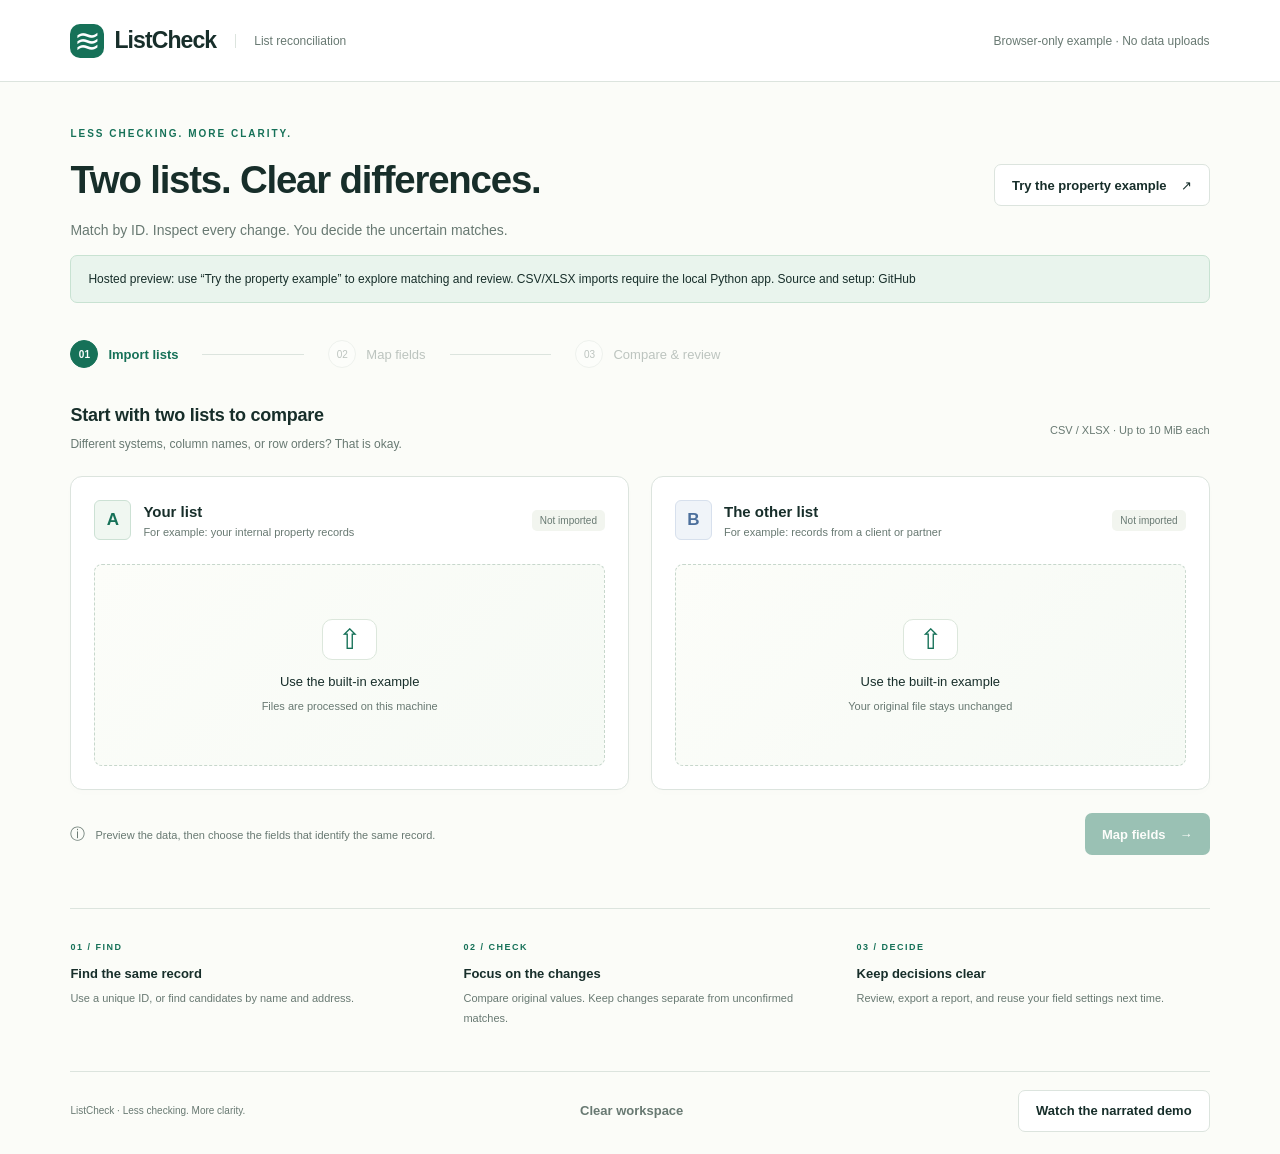
<file: docs/index.html>
<!doctype html>
<html lang="en">
<head><meta charset="utf-8"><meta name="viewport" content="width=device-width,initial-scale=1"><title>ListCheck · List reconciliation</title><meta name="description" content="Compare two business lists, inspect changes, and review uncertain matches."><link rel="stylesheet" href="./style.css"><script type="module" src="./app.mjs"></script><script type="module" src="./hosted.mjs"></script></head>
<body>
<header class="topbar"><a class="brand" href="./" aria-label="ListCheck home"><span class="brandmark">≋</span>ListCheck<span class="brand-sub">List reconciliation</span></a><div class="local-badge"><span></span>Local processing · No cloud uploads</div></header>
<main>
  <div class="workspace-head"><div><p class="eyebrow">LESS CHECKING. MORE CLARITY.</p><h1>Two lists. Clear differences.</h1><p class="lede">Match by ID. Inspect every change. You decide the uncertain matches.</p></div><button id="sample" class="button secondary">Try the property example <span aria-hidden="true">↗</span></button></div>
  <nav class="steps" aria-label="Reconciliation steps"><button id="step1" class="step active"><span>01</span>Import lists</button><span class="step-line"></span><button id="step2" class="step" disabled><span>02</span>Map fields</button><span class="step-line"></span><button id="step3" class="step" disabled><span>03</span>Compare & review</button></nav>
  <div id="notice" class="notice" role="status" aria-live="polite" hidden></div>
  <section id="import-section" aria-labelledby="import-title">
    <div class="section-title"><div><h2 id="import-title">Start with two lists to compare</h2><p>Different systems, column names, or row orders? That is okay.</p></div><span class="subtle">CSV / XLSX · Up to 10 MiB each</span></div>
    <div class="import-grid">
      <article class="upload-card"><div class="card-heading"><span class="file-tag">A</span><div><h3>Your list</h3><p>For example: your internal property records</p></div><span id="left-count" class="pill">Not imported</span></div><label class="dropzone" id="left-drop" tabindex="0"><input type="file" id="left-file" accept=".csv,.xlsx" class="sr-only"><span class="upload-icon" aria-hidden="true">⇧</span><strong id="left-name">Choose a file or drop it here</strong><span>Files are processed on this machine</span></label><div id="left-options" class="file-options" hidden><label>Worksheet<select id="left-sheet"></select></label><label>Header row<input id="left-header" type="number" min="1" max="100" value="1"></label><button id="left-reparse" class="button text">Read again</button></div><div id="left-preview" class="preview-wrap"></div></article>
      <article class="upload-card"><div class="card-heading"><span class="file-tag blue">B</span><div><h3>The other list</h3><p>For example: records from a client or partner</p></div><span id="right-count" class="pill">Not imported</span></div><label class="dropzone" id="right-drop" tabindex="0"><input type="file" id="right-file" accept=".csv,.xlsx" class="sr-only"><span class="upload-icon" aria-hidden="true">⇧</span><strong id="right-name">Choose a file or drop it here</strong><span>Your original file stays unchanged</span></label><div id="right-options" class="file-options" hidden><label>Worksheet<select id="right-sheet"></select></label><label>Header row<input id="right-header" type="number" min="1" max="100" value="1"></label><button id="right-reparse" class="button text">Read again</button></div><div id="right-preview" class="preview-wrap"></div></article>
    </div>
    <div class="import-footer"><p><span aria-hidden="true">ⓘ</span> Preview the data, then choose the fields that identify the same record.</p><button id="next" class="button primary" disabled>Map fields <span aria-hidden="true">→</span></button></div>
    <div class="how-it-works"><div><span>01 / FIND</span><h3>Find the same record</h3><p>Use a unique ID, or find candidates by name and address.</p></div><div><span>02 / CHECK</span><h3>Focus on the changes</h3><p>Compare original values. Keep changes separate from unconfirmed matches.</p></div><div><span>03 / DECIDE</span><h3>Keep decisions clear</h3><p>Review, export a report, and reuse your field settings next time.</p></div></div>
  </section>
  <section id="mapping-section" hidden aria-labelledby="mapping-title"><div class="section-title"><div><h2 id="mapping-title">Put both lists on the same page</h2><p>Confirm the mapping, then choose matching fields and the values to compare.</p></div><div><label class="button secondary recipe-label">Load field settings<input id="recipe-file" type="file" accept=".json" class="sr-only"></label></div></div><div class="mapping-box"><div class="table-scroll"><table class="mapping-table"><thead><tr><th>Field in A</th><th>Matching field in B</th><th>Find candidates</th><th>Compare changes</th></tr></thead><tbody id="mapping-body"></tbody></table></div><div class="settings"><label>Unique ID (optional)<select id="unique-key"><option value="">Do not use a unique ID</option></select><small>Auto-match only nonblank IDs that are unique in both lists. IDs are case-sensitive; outer spaces are ignored.</small></label><label>Candidate similarity threshold <span id="threshold-label">60%</span><input id="threshold" type="range" min="30" max="95" step="5" value="60"><small>Similarity comes from a character-based statistical model, not a correctness probability. You can also match manually.</small></label></div></div><div class="import-footer"><button id="back-import" class="button secondary">← Back to import</button><button id="run" class="button primary">Compare lists <span aria-hidden="true">→</span></button></div></section>
  <section id="results-section" hidden aria-labelledby="results-title"><div class="section-title"><div><h2 id="results-title">See the evidence. Make the call.</h2><p id="result-subtitle"></p></div><div class="actions"><button id="remap" class="button secondary">Edit mappings</button><button id="export-recipe" class="button secondary">Save settings</button><button id="export" class="button primary">Export report ↓</button></div></div><div id="warnings" class="warnings"></div><div class="metrics" id="metrics"></div><div class="result-workspace"><div class="records-panel"><div class="filters"><label class="sr-only" for="filter">Record type</label><select id="filter"><option value="all">All A records</option><option value="pending">Needs review</option><option value="changed">Changed</option><option value="same">Unchanged</option><option value="left-only">Confirmed: no counterpart in B</option><option value="right-only">B unlinked</option></select><label class="sr-only" for="search">Search records</label><input id="search" type="search" placeholder="Search name, ID, or address"></div><div class="table-scroll"><table class="records-table"><thead><tr><th>Record</th><th>Status</th><th>Evidence / changes</th><th></th></tr></thead><tbody id="records-body"></tbody></table></div><div class="pagination"><span id="page-info"></span><div><button id="prev-page" class="button text" aria-label="Previous page">←</button><button id="next-page" class="button text" aria-label="Next page">→</button></div></div></div><aside class="detail-panel" aria-labelledby="detail-title"><div id="detail"></div></aside></div><p class="export-note">Unlinked means no counterpart has been found or confirmed in these files. It does not prove an addition or deletion. Reports preserve unreviewed statuses and escape unsafe formula prefixes.</p></section>
  <footer><span>ListCheck · Less checking. More clarity.</span><button id="reset" class="button text">Clear workspace</button></footer>
</main>
<dialog id="reset-dialog"><h2>Clear this workspace?</h2><p>Imported data and review decisions will be cleared. Original files stay unchanged. Export any report you need first.</p><div class="actions"><button id="cancel-reset" class="button secondary">Keep working</button><button id="confirm-reset" class="button danger">Clear</button></div></dialog>
<dialog id="export-dialog"><h2>Some records still need review</h2><p id="export-message"></p><p>Unconfirmed candidates will not count as matches. The report labels them explicitly and escapes CSV formula prefixes.</p><div class="actions"><button id="cancel-export" class="button secondary">Continue reviewing</button><button id="confirm-export" class="button primary">Export current report</button></div></dialog>
</body></html>
</file>
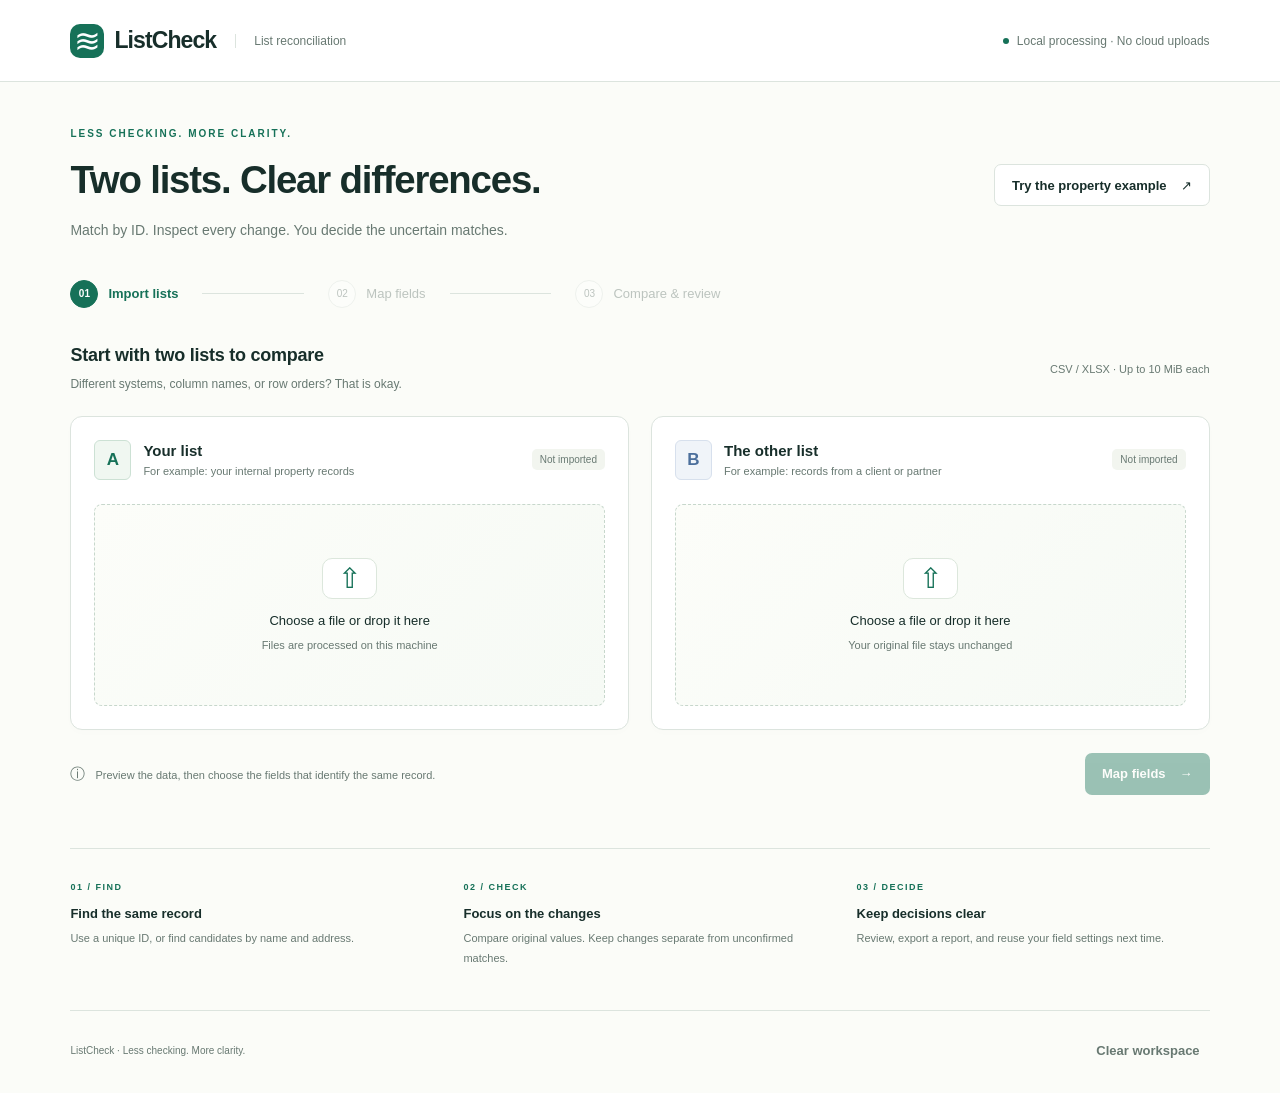
<file: web/index.html>
<!doctype html>
<html lang="en">
<head><meta charset="utf-8"><meta name="viewport" content="width=device-width,initial-scale=1"><title>ListCheck · List reconciliation</title><meta name="description" content="Compare two business lists, inspect changes, and review uncertain matches."><link rel="stylesheet" href="./style.css"><script type="module" src="./app.mjs"></script></head>
<body>
<header class="topbar"><a class="brand" href="/" aria-label="ListCheck home"><span class="brandmark">≋</span>ListCheck<span class="brand-sub">List reconciliation</span></a><div class="local-badge"><span></span>Local processing · No cloud uploads</div></header>
<main>
  <div class="workspace-head"><div><p class="eyebrow">LESS CHECKING. MORE CLARITY.</p><h1>Two lists. Clear differences.</h1><p class="lede">Match by ID. Inspect every change. You decide the uncertain matches.</p></div><button id="sample" class="button secondary">Try the property example <span aria-hidden="true">↗</span></button></div>
  <nav class="steps" aria-label="Reconciliation steps"><button id="step1" class="step active"><span>01</span>Import lists</button><span class="step-line"></span><button id="step2" class="step" disabled><span>02</span>Map fields</button><span class="step-line"></span><button id="step3" class="step" disabled><span>03</span>Compare & review</button></nav>
  <div id="notice" class="notice" role="status" aria-live="polite" hidden></div>
  <section id="import-section" aria-labelledby="import-title">
    <div class="section-title"><div><h2 id="import-title">Start with two lists to compare</h2><p>Different systems, column names, or row orders? That is okay.</p></div><span class="subtle">CSV / XLSX · Up to 10 MiB each</span></div>
    <div class="import-grid">
      <article class="upload-card"><div class="card-heading"><span class="file-tag">A</span><div><h3>Your list</h3><p>For example: your internal property records</p></div><span id="left-count" class="pill">Not imported</span></div><label class="dropzone" id="left-drop" tabindex="0"><input type="file" id="left-file" accept=".csv,.xlsx" class="sr-only"><span class="upload-icon" aria-hidden="true">⇧</span><strong id="left-name">Choose a file or drop it here</strong><span>Files are processed on this machine</span></label><div id="left-options" class="file-options" hidden><label>Worksheet<select id="left-sheet"></select></label><label>Header row<input id="left-header" type="number" min="1" max="100" value="1"></label><button id="left-reparse" class="button text">Read again</button></div><div id="left-preview" class="preview-wrap"></div></article>
      <article class="upload-card"><div class="card-heading"><span class="file-tag blue">B</span><div><h3>The other list</h3><p>For example: records from a client or partner</p></div><span id="right-count" class="pill">Not imported</span></div><label class="dropzone" id="right-drop" tabindex="0"><input type="file" id="right-file" accept=".csv,.xlsx" class="sr-only"><span class="upload-icon" aria-hidden="true">⇧</span><strong id="right-name">Choose a file or drop it here</strong><span>Your original file stays unchanged</span></label><div id="right-options" class="file-options" hidden><label>Worksheet<select id="right-sheet"></select></label><label>Header row<input id="right-header" type="number" min="1" max="100" value="1"></label><button id="right-reparse" class="button text">Read again</button></div><div id="right-preview" class="preview-wrap"></div></article>
    </div>
    <div class="import-footer"><p><span aria-hidden="true">ⓘ</span> Preview the data, then choose the fields that identify the same record.</p><button id="next" class="button primary" disabled>Map fields <span aria-hidden="true">→</span></button></div>
    <div class="how-it-works"><div><span>01 / FIND</span><h3>Find the same record</h3><p>Use a unique ID, or find candidates by name and address.</p></div><div><span>02 / CHECK</span><h3>Focus on the changes</h3><p>Compare original values. Keep changes separate from unconfirmed matches.</p></div><div><span>03 / DECIDE</span><h3>Keep decisions clear</h3><p>Review, export a report, and reuse your field settings next time.</p></div></div>
  </section>
  <section id="mapping-section" hidden aria-labelledby="mapping-title"><div class="section-title"><div><h2 id="mapping-title">Put both lists on the same page</h2><p>Confirm the mapping, then choose matching fields and the values to compare.</p></div><div><label class="button secondary recipe-label">Load field settings<input id="recipe-file" type="file" accept=".json" class="sr-only"></label></div></div><div class="mapping-box"><div class="table-scroll"><table class="mapping-table"><thead><tr><th>Field in A</th><th>Matching field in B</th><th>Find candidates</th><th>Compare changes</th></tr></thead><tbody id="mapping-body"></tbody></table></div><div class="settings"><label>Unique ID (optional)<select id="unique-key"><option value="">Do not use a unique ID</option></select><small>Auto-match only nonblank IDs that are unique in both lists. IDs are case-sensitive; outer spaces are ignored.</small></label><label>Candidate similarity threshold <span id="threshold-label">60%</span><input id="threshold" type="range" min="30" max="95" step="5" value="60"><small>Similarity comes from a character-based statistical model, not a correctness probability. You can also match manually.</small></label></div></div><div class="import-footer"><button id="back-import" class="button secondary">← Back to import</button><button id="run" class="button primary">Compare lists <span aria-hidden="true">→</span></button></div></section>
  <section id="results-section" hidden aria-labelledby="results-title"><div class="section-title"><div><h2 id="results-title">See the evidence. Make the call.</h2><p id="result-subtitle"></p></div><div class="actions"><button id="remap" class="button secondary">Edit mappings</button><button id="export-recipe" class="button secondary">Save settings</button><button id="export" class="button primary">Export report ↓</button></div></div><div id="warnings" class="warnings"></div><div class="metrics" id="metrics"></div><div class="result-workspace"><div class="records-panel"><div class="filters"><label class="sr-only" for="filter">Record type</label><select id="filter"><option value="all">All A records</option><option value="pending">Needs review</option><option value="changed">Changed</option><option value="same">Unchanged</option><option value="left-only">Confirmed: no counterpart in B</option><option value="right-only">B unlinked</option></select><label class="sr-only" for="search">Search records</label><input id="search" type="search" placeholder="Search name, ID, or address"></div><div class="table-scroll"><table class="records-table"><thead><tr><th>Record</th><th>Status</th><th>Evidence / changes</th><th></th></tr></thead><tbody id="records-body"></tbody></table></div><div class="pagination"><span id="page-info"></span><div><button id="prev-page" class="button text" aria-label="Previous page">←</button><button id="next-page" class="button text" aria-label="Next page">→</button></div></div></div><aside class="detail-panel" aria-labelledby="detail-title"><div id="detail"></div></aside></div><p class="export-note">Unlinked means no counterpart has been found or confirmed in these files. It does not prove an addition or deletion. Reports preserve unreviewed statuses and escape unsafe formula prefixes.</p></section>
  <footer><span>ListCheck · Less checking. More clarity.</span><button id="reset" class="button text">Clear workspace</button></footer>
</main>
<dialog id="reset-dialog"><h2>Clear this workspace?</h2><p>Imported data and review decisions will be cleared. Original files stay unchanged. Export any report you need first.</p><div class="actions"><button id="cancel-reset" class="button secondary">Keep working</button><button id="confirm-reset" class="button danger">Clear</button></div></dialog>
<dialog id="export-dialog"><h2>Some records still need review</h2><p id="export-message"></p><p>Unconfirmed candidates will not count as matches. The report labels them explicitly and escapes CSV formula prefixes.</p><div class="actions"><button id="cancel-export" class="button secondary">Continue reviewing</button><button id="confirm-export" class="button primary">Export current report</button></div></dialog>
</body></html>
</file>
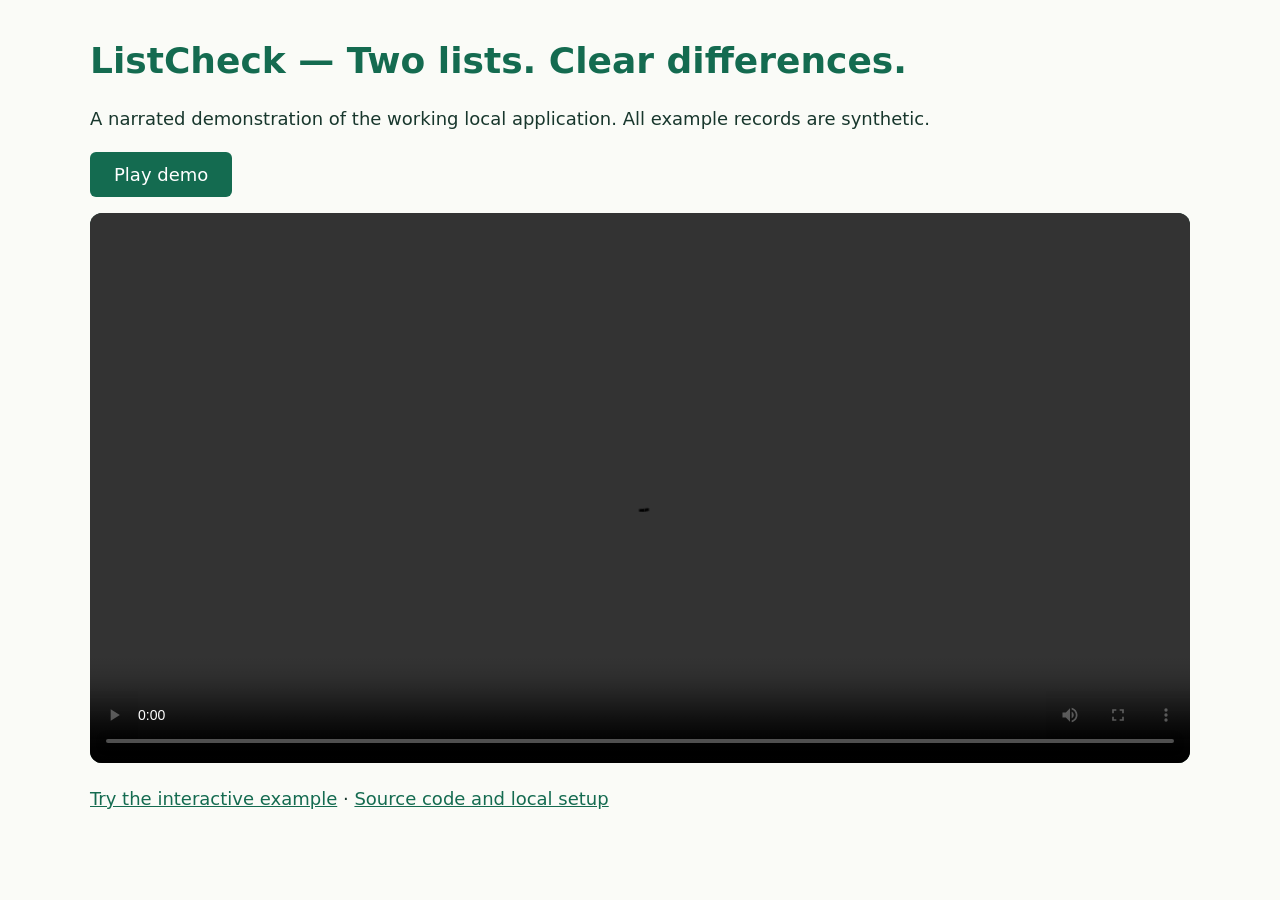
<file: docs/video.html>
<!doctype html><html lang="en"><head><meta charset="utf-8"><meta name="viewport" content="width=device-width,initial-scale=1"><title>ListCheck · Demo video</title><style>body{background:#fafbf7;color:#18372d;font:18px system-ui;margin:40px auto;max-width:1100px;padding:0 24px}h1{color:#146b50}video{width:100%;background:#123e32;border-radius:12px}a{color:#146b50}p{line-height:1.6}</style></head><body><h1>ListCheck — Two lists. Clear differences.</h1><p>A narrated demonstration of the working local application. All example records are synthetic.</p><button id="play" onclick="document.querySelector('video').play()" style="background:#146b50;color:white;border:0;border-radius:6px;padding:12px 24px;font:inherit;margin-bottom:16px">Play demo</button><video controls preload="metadata" src="listcheck-live-demo.mp4"></video><p><a href="./">Try the interactive example</a> · <a href="https://github.com/Georgefifth/listcheck-forgehacks-2026">Source code and local setup</a></p></body></html>
</file>
<file: docs/style.css>
:root{--ink:#172e2a;--muted:#687972;--green:#167158;--green-dark:#0b5741;--line:#dce4de;--paper:#fbfcf8;--mint:#e9f4ed;--amber:#996716;--blue:#4c6f9c;font-family:Inter,-apple-system,BlinkMacSystemFont,"Segoe UI","Noto Sans CJK SC","Microsoft YaHei",sans-serif;color:var(--ink);background:var(--paper);font-synthesis:none}*{box-sizing:border-box}body{margin:0}button,input,select{font:inherit}button,a,label.dropzone{touch-action:manipulation}button{cursor:pointer}button:disabled{cursor:not-allowed;opacity:.42}button:focus-visible,input:focus-visible,select:focus-visible,a:focus-visible,label:focus-visible{outline:3px solid #77b6a0;outline-offset:3px}button{border:0}a{color:inherit;text-decoration:none}[hidden]{display:none!important}.topbar{height:82px;padding:0 5.5%;border-bottom:1px solid var(--line);display:flex;align-items:center;justify-content:space-between;background:#fff}.brand{display:flex;align-items:center;gap:10px;font-size:23px;font-weight:750;letter-spacing:-.9px}.brandmark{display:grid;place-items:center;background:var(--green);color:#fff;border-radius:10px;width:34px;height:34px;font-size:32px;line-height:1}.brand-sub{font-size:12px;letter-spacing:0;font-weight:500;margin-left:9px;padding-left:18px;border-left:1px solid var(--line);color:var(--muted)}.local-badge{display:flex;align-items:center;gap:8px;font-size:12px;color:var(--muted)}.local-badge span{height:6px;width:6px;background:var(--green);border-radius:50%}main{max-width:1360px;margin:auto;padding:46px 5.5% 0}.workspace-head{display:flex;align-items:center;justify-content:space-between;gap:24px}.eyebrow{font-size:10px;color:var(--green);letter-spacing:2px;font-weight:700;margin:0 0 15px}h1{font-size:clamp(28px,3vw,40px);letter-spacing:-1.2px;line-height:1.35;margin:0 0 13px;font-weight:700}.lede{font-size:14px;color:var(--muted);line-height:1.7;margin:0}.button{display:inline-flex;align-items:center;justify-content:center;gap:14px;min-height:42px;padding:10px 17px;border-radius:7px;font-size:13px;font-weight:600;white-space:nowrap;transition:background .15s}.button.primary{background:var(--green);color:#fff}.button.primary:hover:not(:disabled){background:var(--green-dark)}.button.secondary{background:#fff;border:1px solid var(--line);color:var(--ink)}.button.secondary:hover:not(:disabled){background:#f0f4ed}.button.text{background:transparent;color:var(--muted);padding:8px 10px}.button.text:hover{color:var(--green);background:var(--mint)}.button.danger{background:#a7463c;color:#fff}.steps{display:flex;align-items:center;max-width:650px;margin:37px 0 37px}.step{display:flex;align-items:center;gap:10px;background:transparent;font-size:13px;color:var(--muted);white-space:nowrap;padding:0}.step span{display:grid;place-items:center;width:28px;height:28px;border:1px solid var(--line);border-radius:50%;font-size:10px;background:#fff}.step.active{color:var(--green);font-weight:700}.step.active span{color:#fff;background:var(--green);border-color:var(--green)}.step-line{flex:1;height:1px;background:var(--line);margin:0 24px}.section-title{display:flex;align-items:center;justify-content:space-between;gap:16px;margin-bottom:22px}.section-title h2{font-size:18px;font-weight:650;margin:0 0 9px;letter-spacing:-.25px}.section-title p{font-size:12px;color:var(--muted);margin:0;line-height:1.6}.subtle{font-size:11px;color:var(--muted)}.import-grid{display:grid;grid-template-columns:1fr 1fr;gap:22px}.upload-card{background:#fff;border:1px solid var(--line);border-radius:12px;padding:23px;min-width:0;box-shadow:0 3px 8px #18372e03}.card-heading{display:flex;gap:12px;align-items:center;margin-bottom:24px}.file-tag{display:grid;place-items:center;flex-shrink:0;width:37px;height:40px;border:1px solid #cce1d4;border-radius:6px;color:var(--green);background:#f0f7f1;font-size:17px;font-weight:650}.file-tag.blue{background:#f0f4f9;border-color:#d7e0ed;color:var(--blue)}h3{font-size:15px;margin:0 0 6px;font-weight:650}.card-heading p{font-size:11px;color:var(--muted);margin:0}.pill{margin-left:auto;font-size:10px;background:#f2f5ef;color:var(--muted);padding:5px 8px;border-radius:5px;white-space:nowrap}.dropzone{display:flex;align-items:center;justify-content:center;flex-direction:column;border:1px dashed #c7d7cc;border-radius:8px;min-height:202px;background:linear-gradient(135deg,#fcfdf9,#f6faf5);cursor:pointer;padding:22px;gap:11px;text-align:center}.dropzone:hover,.dropzone.drag{background:var(--mint);border-color:var(--green)}.dropzone strong{font-weight:500;font-size:13px;word-break:break-all}.dropzone>span:last-child{color:var(--muted);font-size:11px}.upload-icon{font-size:28px;color:var(--green);margin-bottom:3px;border:1px solid #dce7dc;border-radius:10px;padding:3px 15px;background:#fff}.sr-only{position:absolute;width:1px;height:1px;padding:0;margin:-1px;overflow:hidden;clip:rect(0,0,0,0);white-space:nowrap;border:0}.import-footer{display:flex;align-items:center;justify-content:space-between;margin-top:23px;gap:16px}.import-footer p{font-size:11px;color:var(--muted);line-height:1.7;margin:0}.import-footer p span{font-size:15px;margin-right:7px}.how-it-works{display:grid;grid-template-columns:repeat(3,1fr);gap:40px;margin-top:53px;border-top:1px solid var(--line);padding-top:27px}.how-it-works span{font-size:9px;letter-spacing:1.5px;color:var(--green);font-weight:700}.how-it-works h3{font-size:13px;margin:12px 0 8px}.how-it-works p{font-size:11px;color:var(--muted);line-height:1.8;margin:0}footer{display:flex;justify-content:space-between;align-items:center;border-top:1px solid var(--line);margin-top:42px;padding:18px 0 22px;color:var(--muted);font-size:10px}.notice{padding:13px 17px;background:var(--mint);border:1px solid #c8e2d2;border-radius:7px;font-size:12px;line-height:1.7;margin-bottom:20px}.notice.error{background:#fdf0eb;border-color:#ecc9bd;color:#9a4231}.file-options{display:flex;gap:12px;align-items:flex-end;padding-top:17px}.file-options label{display:flex;flex-direction:column;gap:6px;font-size:11px;flex:1;min-width:0}.file-options label:nth-child(2){max-width:65px}input,select{background:#fff;border:1px solid var(--line);border-radius:6px;color:var(--ink);font-size:12px;padding:10px;min-width:0}input[type=checkbox]{accent-color:var(--green);width:17px;height:17px;cursor:pointer}input[type=range]{padding:0;accent-color:var(--green);width:100%}.preview-wrap{max-width:100%;overflow:auto;margin-top:14px}.preview-wrap:empty{margin:0}table{width:100%;border-collapse:collapse;text-align:left;font-size:12px}th{font-size:10px;color:var(--muted);font-weight:600;background:#f7f9f4}th,td{padding:13px 16px;border-bottom:1px solid #e6ece6;line-height:1.55}td{vertical-align:top}.preview-wrap th,.preview-wrap td{padding:9px 10px;white-space:nowrap;font-size:10px}.preview-caption{font-size:10px;color:var(--muted);margin:10px 0 0}.table-scroll{overflow:auto}.mapping-box{border:1px solid var(--line);border-radius:10px;background:#fff;overflow:hidden}.mapping-table td{vertical-align:middle}.mapping-table select{width:100%;min-width:150px}.mapping-table th:nth-child(n+3),.mapping-table td:nth-child(n+3){text-align:center}.settings{border-top:1px solid var(--line);background:#f6f9f3;padding:24px;display:grid;grid-template-columns:1fr 1fr;gap:40px}.settings label{display:flex;flex-direction:column;gap:12px;font-size:12px;font-weight:600}.settings small{font-size:11px;color:var(--muted);font-weight:400;line-height:1.7}.settings #threshold-label{color:var(--green)}.recipe-label{cursor:pointer}.actions{display:flex;gap:8px;flex-wrap:wrap}.warnings{margin-bottom:18px}.warnings:empty{display:none}.warning{background:#fff6e5;border:1px solid #eedab2;padding:11px 14px;margin:7px 0;border-radius:6px;font-size:11px;color:#806324;line-height:1.7}.metrics{display:grid;grid-template-columns:repeat(5,1fr);gap:12px;margin:0 0 24px}.metric{background:#fff;border:1px solid var(--line);border-radius:9px;padding:17px 18px}.metric-label{display:block;font-size:11px;color:var(--muted);margin-bottom:11px}.metric-value{font-size:29px;letter-spacing:-1px;font-weight:650}.metric:last-child .metric-value{color:var(--blue)}.metric.review .metric-value{color:var(--amber)}.metric small{display:block;color:var(--muted);font-size:9px;margin-top:7px}.result-workspace{display:grid;grid-template-columns:minmax(0,1fr) 365px;gap:18px;align-items:start}.records-panel,.detail-panel{background:#fff;border:1px solid var(--line);border-radius:10px;min-width:0;overflow:hidden}.filters{padding:15px;display:flex;gap:10px;border-bottom:1px solid var(--line)}.filters select{max-width:170px}.filters input{flex:1;width:0}.records-table td{font-size:11px;padding:14px 15px}.record-title{font-size:12px;display:block;font-weight:600;margin-bottom:5px;max-width:210px;overflow:hidden;text-overflow:ellipsis;white-space:nowrap}.record-meta{color:var(--muted);font-size:10px}.record-row{cursor:pointer}.record-row:hover{background:#f8faf4}.record-row.selected{background:#eff7f0}.status{display:inline-block;padding:4px 7px;border-radius:5px;font-size:10px;white-space:nowrap;background:#f0f3ee;color:var(--muted)}.status.same{background:#eaf5ed;color:var(--green)}.status.changed{background:#eaf0fa;color:#4c6f9c}.status.review,.status.unresolved{background:#fff2d9;color:#936620}.status.left-only{background:#f3edf7;color:#80638f}.status.right-only{background:#eaf0fa;color:var(--blue)}.pagination{display:flex;justify-content:space-between;align-items:center;padding:7px 15px;font-size:10px;color:var(--muted)}.detail-panel{padding:22px;min-height:350px}.detail-topline{font-size:10px;color:var(--muted);letter-spacing:.5px;margin:0 0 12px}.detail-panel h3{font-size:18px;word-break:break-word;margin-bottom:10px}.detail-panel p{font-size:11px;color:var(--muted);line-height:1.8}.detail-empty{padding-top:44px;text-align:center}.detail-empty .big-icon{font-size:38px;color:#85aa94}.detail-empty h3{font-size:15px;margin-top:16px}.pair-card{border:1px solid var(--line);border-radius:8px;padding:14px;margin-top:14px}.pair-card strong{display:block;font-size:12px;word-break:break-word;margin:7px 0}.pair-head{display:flex;justify-content:space-between;align-items:center;font-size:10px;color:var(--muted)}.pair-head span:last-child{color:var(--green);font-weight:600}.pair-card .button{width:100%;margin-top:10px;min-height:35px;font-size:11px}.source-values{font-size:11px;line-height:1.8;border-bottom:1px solid var(--line);padding-bottom:14px;margin-bottom:14px}.value-line{display:grid;grid-template-columns:85px minmax(0,1fr);gap:10px;margin:5px 0}.value-line span:first-child{color:var(--muted);font-size:10px}.value-line span:last-child{word-break:break-word}.compare-field{padding:11px 0;border-bottom:1px solid var(--line)}.compare-field>strong{font-size:11px;display:block;margin-bottom:7px}.compare-field span{display:block;font-size:11px;line-height:1.8;overflow-wrap:anywhere}.compare-field.changed span:nth-child(2){background:#fdf0ec;color:#9b5038;padding:4px 7px;border-radius:4px;margin-bottom:4px}.compare-field.changed span:nth-child(3){background:#edf6ee;color:var(--green);padding:4px 7px;border-radius:4px}.detail-panel .full-width{width:100%;margin-top:14px}.manual-toggle{margin-top:16px;width:100%;font-size:11px}.manual-tools{margin-top:14px;display:flex;flex-direction:column;gap:9px}.manual-tools select{width:100%}.export-note{font-size:10px;line-height:1.8;color:var(--muted);margin-top:17px}dialog{border:1px solid var(--line);border-radius:12px;padding:28px;max-width:470px;width:calc(100% - 32px);color:var(--ink);box-shadow:0 20px 90px #172e2a33}dialog::backdrop{background:#172e2a66}dialog h2{font-size:18px;margin:0 0 15px}dialog p{font-size:13px;line-height:1.9;color:var(--muted)}dialog .actions{justify-content:flex-end;margin-top:24px}.empty-row td{text-align:center;padding:50px 15px;color:var(--muted)}
@media(min-width:1500px){main{padding-left:60px;padding-right:60px}}@media(max-width:1000px){.result-workspace{grid-template-columns:minmax(0,1fr) 320px}.section-title{align-items:flex-start}.section-title .actions{justify-content:flex-end}.metrics{gap:8px}.metric{padding:14px}.records-table th,.records-table td{padding:12px 9px}}@media(max-width:760px){.topbar{height:68px;padding:0 20px}.brand-sub{display:none}.local-badge{font-size:10px}main{padding:30px 20px 0}.workspace-head{align-items:flex-start;flex-direction:column;gap:20px}.steps{margin:30px 0}.step-line{margin:0 12px}.step{font-size:11px;gap:7px}.step span{width:25px;height:25px}.section-title{flex-direction:column;gap:10px}.import-grid{grid-template-columns:1fr;gap:15px}.upload-card{padding:18px}.dropzone{min-height:170px}.import-footer{align-items:flex-start}.import-footer p{max-width:58%}.how-it-works{gap:20px;margin-top:35px}.how-it-works p{font-size:10px}.settings{grid-template-columns:1fr;gap:25px;padding:20px}.mapping-table th,.mapping-table td{padding:11px 9px}.mapping-table th{white-space:nowrap}.metrics{grid-template-columns:repeat(3,1fr);gap:8px}.metric{padding:14px}.metric-value{font-size:24px}.result-workspace{grid-template-columns:1fr}.detail-panel{min-height:200px}.record-title{max-width:170px}.section-title .actions{justify-content:flex-start}.actions .button{font-size:11px;padding:9px 12px}footer{font-size:9px;gap:10px}.how-it-works{grid-template-columns:1fr}.how-it-works>div{display:grid;grid-template-columns:90px 1fr;gap:0 12px}.how-it-works h3{margin:0}.how-it-works p{grid-column:2}.filters{padding:12px}.filters select{max-width:135px}.records-table td{font-size:10px}.records-table td:nth-child(3){max-width:100px}}
@media(prefers-reduced-motion:reduce){*{scroll-behavior:auto!important;transition:none!important}}
</file>
<file: web/style.css>
:root{--ink:#172e2a;--muted:#687972;--green:#167158;--green-dark:#0b5741;--line:#dce4de;--paper:#fbfcf8;--mint:#e9f4ed;--amber:#996716;--blue:#4c6f9c;font-family:Inter,-apple-system,BlinkMacSystemFont,"Segoe UI","Noto Sans CJK SC","Microsoft YaHei",sans-serif;color:var(--ink);background:var(--paper);font-synthesis:none}*{box-sizing:border-box}body{margin:0}button,input,select{font:inherit}button,a,label.dropzone{touch-action:manipulation}button{cursor:pointer}button:disabled{cursor:not-allowed;opacity:.42}button:focus-visible,input:focus-visible,select:focus-visible,a:focus-visible,label:focus-visible{outline:3px solid #77b6a0;outline-offset:3px}button{border:0}a{color:inherit;text-decoration:none}[hidden]{display:none!important}.topbar{height:82px;padding:0 5.5%;border-bottom:1px solid var(--line);display:flex;align-items:center;justify-content:space-between;background:#fff}.brand{display:flex;align-items:center;gap:10px;font-size:23px;font-weight:750;letter-spacing:-.9px}.brandmark{display:grid;place-items:center;background:var(--green);color:#fff;border-radius:10px;width:34px;height:34px;font-size:32px;line-height:1}.brand-sub{font-size:12px;letter-spacing:0;font-weight:500;margin-left:9px;padding-left:18px;border-left:1px solid var(--line);color:var(--muted)}.local-badge{display:flex;align-items:center;gap:8px;font-size:12px;color:var(--muted)}.local-badge span{height:6px;width:6px;background:var(--green);border-radius:50%}main{max-width:1360px;margin:auto;padding:46px 5.5% 0}.workspace-head{display:flex;align-items:center;justify-content:space-between;gap:24px}.eyebrow{font-size:10px;color:var(--green);letter-spacing:2px;font-weight:700;margin:0 0 15px}h1{font-size:clamp(28px,3vw,40px);letter-spacing:-1.2px;line-height:1.35;margin:0 0 13px;font-weight:700}.lede{font-size:14px;color:var(--muted);line-height:1.7;margin:0}.button{display:inline-flex;align-items:center;justify-content:center;gap:14px;min-height:42px;padding:10px 17px;border-radius:7px;font-size:13px;font-weight:600;white-space:nowrap;transition:background .15s}.button.primary{background:var(--green);color:#fff}.button.primary:hover:not(:disabled){background:var(--green-dark)}.button.secondary{background:#fff;border:1px solid var(--line);color:var(--ink)}.button.secondary:hover:not(:disabled){background:#f0f4ed}.button.text{background:transparent;color:var(--muted);padding:8px 10px}.button.text:hover{color:var(--green);background:var(--mint)}.button.danger{background:#a7463c;color:#fff}.steps{display:flex;align-items:center;max-width:650px;margin:37px 0 37px}.step{display:flex;align-items:center;gap:10px;background:transparent;font-size:13px;color:var(--muted);white-space:nowrap;padding:0}.step span{display:grid;place-items:center;width:28px;height:28px;border:1px solid var(--line);border-radius:50%;font-size:10px;background:#fff}.step.active{color:var(--green);font-weight:700}.step.active span{color:#fff;background:var(--green);border-color:var(--green)}.step-line{flex:1;height:1px;background:var(--line);margin:0 24px}.section-title{display:flex;align-items:center;justify-content:space-between;gap:16px;margin-bottom:22px}.section-title h2{font-size:18px;font-weight:650;margin:0 0 9px;letter-spacing:-.25px}.section-title p{font-size:12px;color:var(--muted);margin:0;line-height:1.6}.subtle{font-size:11px;color:var(--muted)}.import-grid{display:grid;grid-template-columns:1fr 1fr;gap:22px}.upload-card{background:#fff;border:1px solid var(--line);border-radius:12px;padding:23px;min-width:0;box-shadow:0 3px 8px #18372e03}.card-heading{display:flex;gap:12px;align-items:center;margin-bottom:24px}.file-tag{display:grid;place-items:center;flex-shrink:0;width:37px;height:40px;border:1px solid #cce1d4;border-radius:6px;color:var(--green);background:#f0f7f1;font-size:17px;font-weight:650}.file-tag.blue{background:#f0f4f9;border-color:#d7e0ed;color:var(--blue)}h3{font-size:15px;margin:0 0 6px;font-weight:650}.card-heading p{font-size:11px;color:var(--muted);margin:0}.pill{margin-left:auto;font-size:10px;background:#f2f5ef;color:var(--muted);padding:5px 8px;border-radius:5px;white-space:nowrap}.dropzone{display:flex;align-items:center;justify-content:center;flex-direction:column;border:1px dashed #c7d7cc;border-radius:8px;min-height:202px;background:linear-gradient(135deg,#fcfdf9,#f6faf5);cursor:pointer;padding:22px;gap:11px;text-align:center}.dropzone:hover,.dropzone.drag{background:var(--mint);border-color:var(--green)}.dropzone strong{font-weight:500;font-size:13px;word-break:break-all}.dropzone>span:last-child{color:var(--muted);font-size:11px}.upload-icon{font-size:28px;color:var(--green);margin-bottom:3px;border:1px solid #dce7dc;border-radius:10px;padding:3px 15px;background:#fff}.sr-only{position:absolute;width:1px;height:1px;padding:0;margin:-1px;overflow:hidden;clip:rect(0,0,0,0);white-space:nowrap;border:0}.import-footer{display:flex;align-items:center;justify-content:space-between;margin-top:23px;gap:16px}.import-footer p{font-size:11px;color:var(--muted);line-height:1.7;margin:0}.import-footer p span{font-size:15px;margin-right:7px}.how-it-works{display:grid;grid-template-columns:repeat(3,1fr);gap:40px;margin-top:53px;border-top:1px solid var(--line);padding-top:27px}.how-it-works span{font-size:9px;letter-spacing:1.5px;color:var(--green);font-weight:700}.how-it-works h3{font-size:13px;margin:12px 0 8px}.how-it-works p{font-size:11px;color:var(--muted);line-height:1.8;margin:0}footer{display:flex;justify-content:space-between;align-items:center;border-top:1px solid var(--line);margin-top:42px;padding:18px 0 22px;color:var(--muted);font-size:10px}.notice{padding:13px 17px;background:var(--mint);border:1px solid #c8e2d2;border-radius:7px;font-size:12px;line-height:1.7;margin-bottom:20px}.notice.error{background:#fdf0eb;border-color:#ecc9bd;color:#9a4231}.file-options{display:flex;gap:12px;align-items:flex-end;padding-top:17px}.file-options label{display:flex;flex-direction:column;gap:6px;font-size:11px;flex:1;min-width:0}.file-options label:nth-child(2){max-width:65px}input,select{background:#fff;border:1px solid var(--line);border-radius:6px;color:var(--ink);font-size:12px;padding:10px;min-width:0}input[type=checkbox]{accent-color:var(--green);width:17px;height:17px;cursor:pointer}input[type=range]{padding:0;accent-color:var(--green);width:100%}.preview-wrap{max-width:100%;overflow:auto;margin-top:14px}.preview-wrap:empty{margin:0}table{width:100%;border-collapse:collapse;text-align:left;font-size:12px}th{font-size:10px;color:var(--muted);font-weight:600;background:#f7f9f4}th,td{padding:13px 16px;border-bottom:1px solid #e6ece6;line-height:1.55}td{vertical-align:top}.preview-wrap th,.preview-wrap td{padding:9px 10px;white-space:nowrap;font-size:10px}.preview-caption{font-size:10px;color:var(--muted);margin:10px 0 0}.table-scroll{overflow:auto}.mapping-box{border:1px solid var(--line);border-radius:10px;background:#fff;overflow:hidden}.mapping-table td{vertical-align:middle}.mapping-table select{width:100%;min-width:150px}.mapping-table th:nth-child(n+3),.mapping-table td:nth-child(n+3){text-align:center}.settings{border-top:1px solid var(--line);background:#f6f9f3;padding:24px;display:grid;grid-template-columns:1fr 1fr;gap:40px}.settings label{display:flex;flex-direction:column;gap:12px;font-size:12px;font-weight:600}.settings small{font-size:11px;color:var(--muted);font-weight:400;line-height:1.7}.settings #threshold-label{color:var(--green)}.recipe-label{cursor:pointer}.actions{display:flex;gap:8px;flex-wrap:wrap}.warnings{margin-bottom:18px}.warnings:empty{display:none}.warning{background:#fff6e5;border:1px solid #eedab2;padding:11px 14px;margin:7px 0;border-radius:6px;font-size:11px;color:#806324;line-height:1.7}.metrics{display:grid;grid-template-columns:repeat(5,1fr);gap:12px;margin:0 0 24px}.metric{background:#fff;border:1px solid var(--line);border-radius:9px;padding:17px 18px}.metric-label{display:block;font-size:11px;color:var(--muted);margin-bottom:11px}.metric-value{font-size:29px;letter-spacing:-1px;font-weight:650}.metric:last-child .metric-value{color:var(--blue)}.metric.review .metric-value{color:var(--amber)}.metric small{display:block;color:var(--muted);font-size:9px;margin-top:7px}.result-workspace{display:grid;grid-template-columns:minmax(0,1fr) 365px;gap:18px;align-items:start}.records-panel,.detail-panel{background:#fff;border:1px solid var(--line);border-radius:10px;min-width:0;overflow:hidden}.filters{padding:15px;display:flex;gap:10px;border-bottom:1px solid var(--line)}.filters select{max-width:170px}.filters input{flex:1;width:0}.records-table td{font-size:11px;padding:14px 15px}.record-title{font-size:12px;display:block;font-weight:600;margin-bottom:5px;max-width:210px;overflow:hidden;text-overflow:ellipsis;white-space:nowrap}.record-meta{color:var(--muted);font-size:10px}.record-row{cursor:pointer}.record-row:hover{background:#f8faf4}.record-row.selected{background:#eff7f0}.status{display:inline-block;padding:4px 7px;border-radius:5px;font-size:10px;white-space:nowrap;background:#f0f3ee;color:var(--muted)}.status.same{background:#eaf5ed;color:var(--green)}.status.changed{background:#eaf0fa;color:#4c6f9c}.status.review,.status.unresolved{background:#fff2d9;color:#936620}.status.left-only{background:#f3edf7;color:#80638f}.status.right-only{background:#eaf0fa;color:var(--blue)}.pagination{display:flex;justify-content:space-between;align-items:center;padding:7px 15px;font-size:10px;color:var(--muted)}.detail-panel{padding:22px;min-height:350px}.detail-topline{font-size:10px;color:var(--muted);letter-spacing:.5px;margin:0 0 12px}.detail-panel h3{font-size:18px;word-break:break-word;margin-bottom:10px}.detail-panel p{font-size:11px;color:var(--muted);line-height:1.8}.detail-empty{padding-top:44px;text-align:center}.detail-empty .big-icon{font-size:38px;color:#85aa94}.detail-empty h3{font-size:15px;margin-top:16px}.pair-card{border:1px solid var(--line);border-radius:8px;padding:14px;margin-top:14px}.pair-card strong{display:block;font-size:12px;word-break:break-word;margin:7px 0}.pair-head{display:flex;justify-content:space-between;align-items:center;font-size:10px;color:var(--muted)}.pair-head span:last-child{color:var(--green);font-weight:600}.pair-card .button{width:100%;margin-top:10px;min-height:35px;font-size:11px}.source-values{font-size:11px;line-height:1.8;border-bottom:1px solid var(--line);padding-bottom:14px;margin-bottom:14px}.value-line{display:grid;grid-template-columns:85px minmax(0,1fr);gap:10px;margin:5px 0}.value-line span:first-child{color:var(--muted);font-size:10px}.value-line span:last-child{word-break:break-word}.compare-field{padding:11px 0;border-bottom:1px solid var(--line)}.compare-field>strong{font-size:11px;display:block;margin-bottom:7px}.compare-field span{display:block;font-size:11px;line-height:1.8;overflow-wrap:anywhere}.compare-field.changed span:nth-child(2){background:#fdf0ec;color:#9b5038;padding:4px 7px;border-radius:4px;margin-bottom:4px}.compare-field.changed span:nth-child(3){background:#edf6ee;color:var(--green);padding:4px 7px;border-radius:4px}.detail-panel .full-width{width:100%;margin-top:14px}.manual-toggle{margin-top:16px;width:100%;font-size:11px}.manual-tools{margin-top:14px;display:flex;flex-direction:column;gap:9px}.manual-tools select{width:100%}.export-note{font-size:10px;line-height:1.8;color:var(--muted);margin-top:17px}dialog{border:1px solid var(--line);border-radius:12px;padding:28px;max-width:470px;width:calc(100% - 32px);color:var(--ink);box-shadow:0 20px 90px #172e2a33}dialog::backdrop{background:#172e2a66}dialog h2{font-size:18px;margin:0 0 15px}dialog p{font-size:13px;line-height:1.9;color:var(--muted)}dialog .actions{justify-content:flex-end;margin-top:24px}.empty-row td{text-align:center;padding:50px 15px;color:var(--muted)}
@media(min-width:1500px){main{padding-left:60px;padding-right:60px}}@media(max-width:1000px){.result-workspace{grid-template-columns:minmax(0,1fr) 320px}.section-title{align-items:flex-start}.section-title .actions{justify-content:flex-end}.metrics{gap:8px}.metric{padding:14px}.records-table th,.records-table td{padding:12px 9px}}@media(max-width:760px){.topbar{height:68px;padding:0 20px}.brand-sub{display:none}.local-badge{font-size:10px}main{padding:30px 20px 0}.workspace-head{align-items:flex-start;flex-direction:column;gap:20px}.steps{margin:30px 0}.step-line{margin:0 12px}.step{font-size:11px;gap:7px}.step span{width:25px;height:25px}.section-title{flex-direction:column;gap:10px}.import-grid{grid-template-columns:1fr;gap:15px}.upload-card{padding:18px}.dropzone{min-height:170px}.import-footer{align-items:flex-start}.import-footer p{max-width:58%}.how-it-works{gap:20px;margin-top:35px}.how-it-works p{font-size:10px}.settings{grid-template-columns:1fr;gap:25px;padding:20px}.mapping-table th,.mapping-table td{padding:11px 9px}.mapping-table th{white-space:nowrap}.metrics{grid-template-columns:repeat(3,1fr);gap:8px}.metric{padding:14px}.metric-value{font-size:24px}.result-workspace{grid-template-columns:1fr}.detail-panel{min-height:200px}.record-title{max-width:170px}.section-title .actions{justify-content:flex-start}.actions .button{font-size:11px;padding:9px 12px}footer{font-size:9px;gap:10px}.how-it-works{grid-template-columns:1fr}.how-it-works>div{display:grid;grid-template-columns:90px 1fr;gap:0 12px}.how-it-works h3{margin:0}.how-it-works p{grid-column:2}.filters{padding:12px}.filters select{max-width:135px}.records-table td{font-size:10px}.records-table td:nth-child(3){max-width:100px}}
@media(prefers-reduced-motion:reduce){*{scroll-behavior:auto!important;transition:none!important}}
</file>
